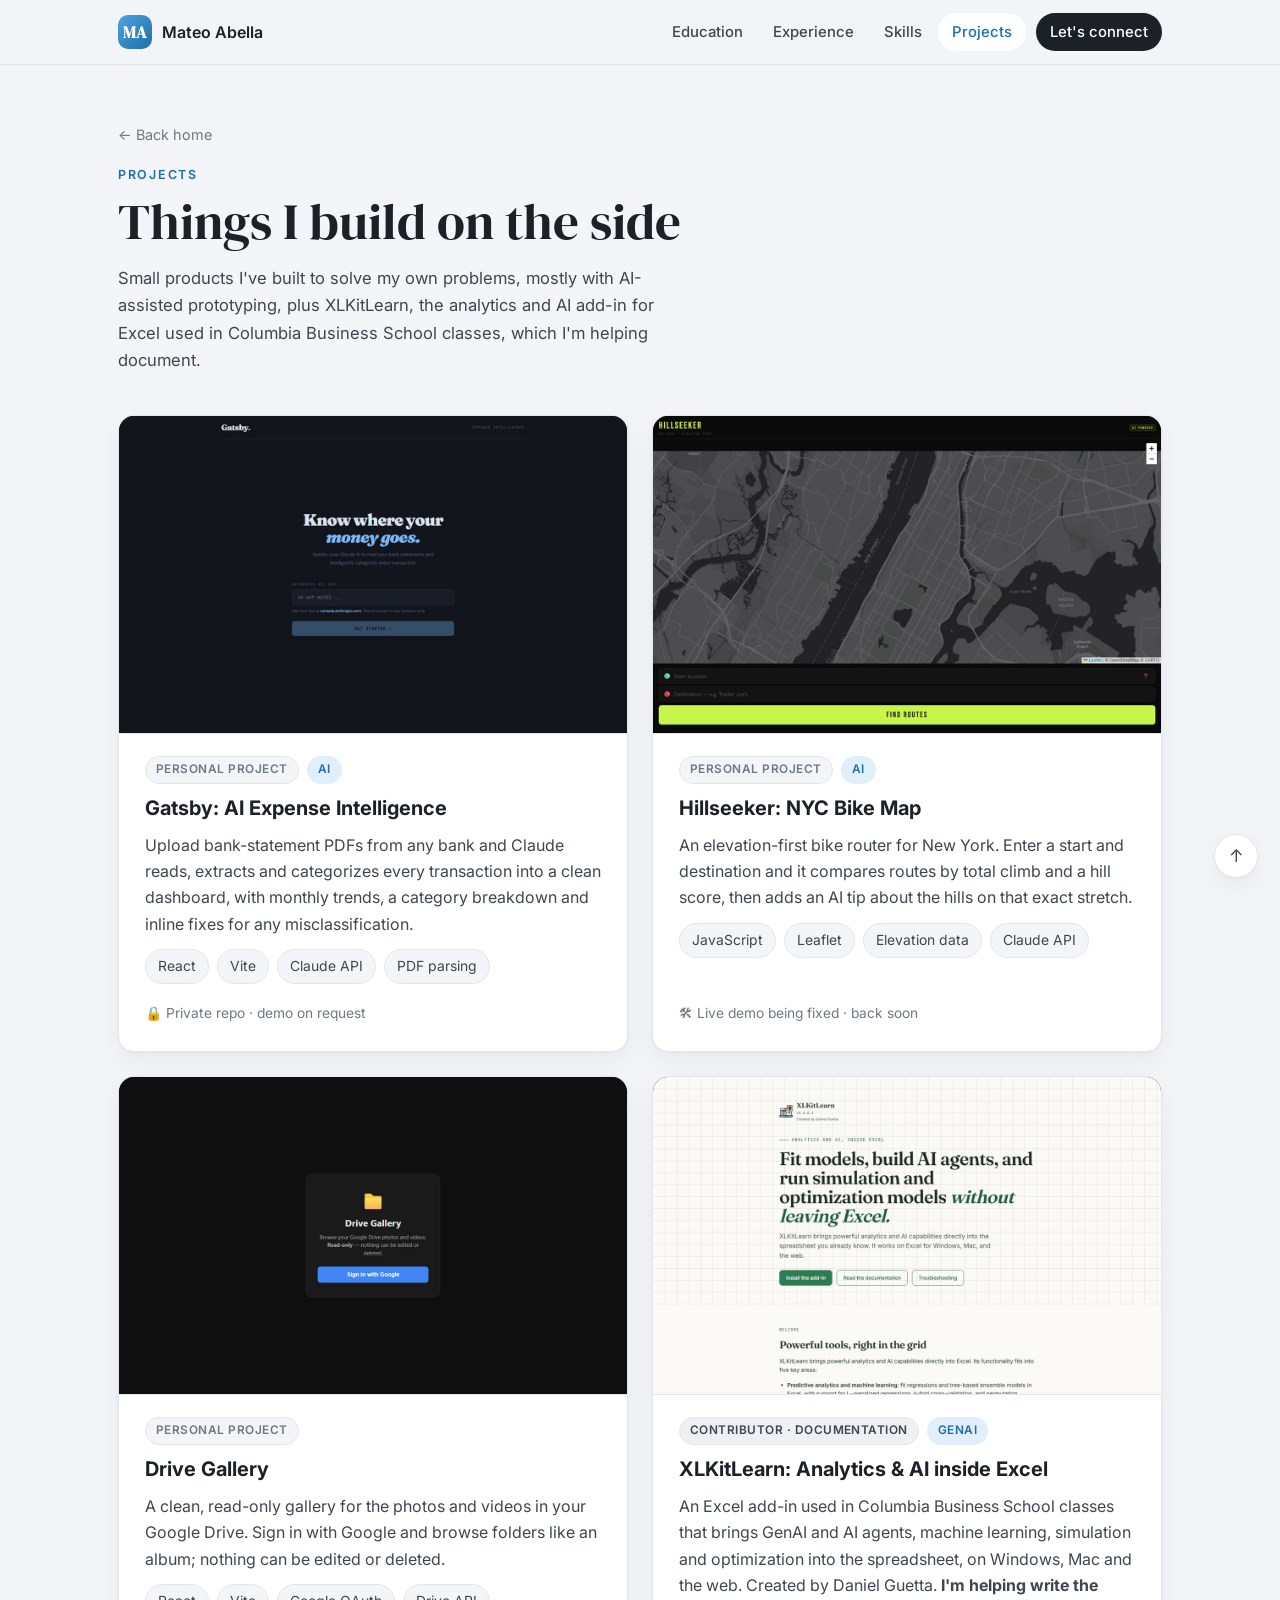
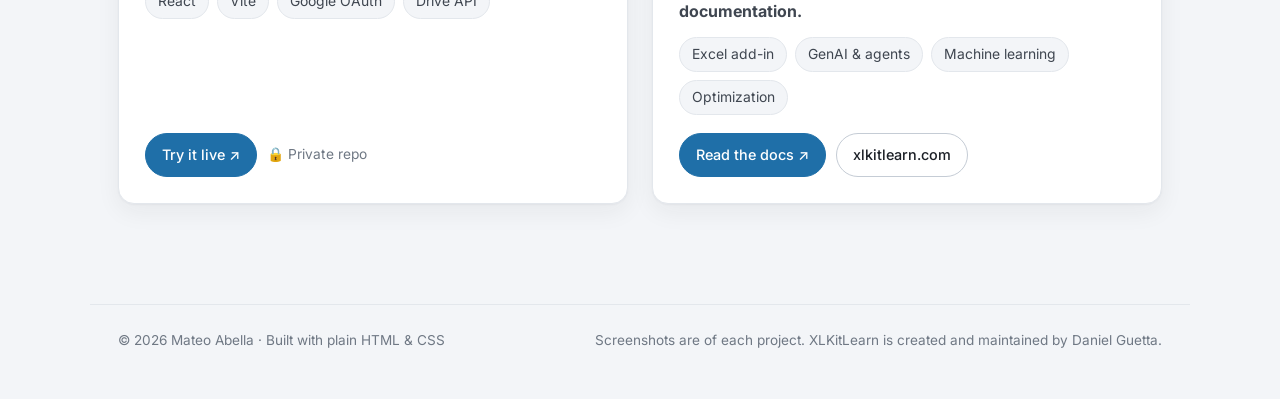
<file: projects.html>
<!DOCTYPE html>
<html lang="en">
<head>
  <meta charset="UTF-8">
  <meta name="viewport" content="width=device-width, initial-scale=1.0">
  <title>Projects · Mateo Abella</title>
  <meta name="description" content="Side projects by Mateo Abella: AI expense tracking, an elevation-first NYC bike map, a Google Drive gallery, and documentation for XLKitLearn, an analytics and AI add-in for Excel.">
  <link rel="preconnect" href="https://fonts.googleapis.com">
  <link rel="preconnect" href="https://fonts.gstatic.com" crossorigin>
  <link href="https://fonts.googleapis.com/css2?family=DM+Serif+Display&family=Inter:wght@400;500;600;700&display=swap" rel="stylesheet">
  <link rel="stylesheet" href="styles.css">
</head>
<body id="top">

  <!-- ================= NAV ================= -->
  <nav class="nav" aria-label="Main">
    <div class="wrap">
      <a class="brand" href="index.html"><span class="monogram">MA</span><span class="name">Mateo Abella</span></a>
      <ul>
        <li><a href="index.html#education">Education</a></li>
        <li><a href="index.html#experience">Experience</a></li>
        <li><a href="index.html#skills">Skills</a></li>
        <li><a href="projects.html" aria-current="page">Projects</a></li>
        <li><a class="cta" href="https://www.linkedin.com/in/mateoabella/" target="_blank" rel="noopener">Let's connect</a></li>
      </ul>
    </div>
  </nav>

  <main>
    <section class="page-head">
      <div class="wrap">
        <a class="back" href="index.html">← Back home</a>
        <div class="kicker">Projects</div>
        <h1>Things I build on the side</h1>
        <p class="lead">
          Small products I've built to solve my own problems, mostly with AI-assisted prototyping,
          plus XLKitLearn, the analytics and AI add-in for Excel used in Columbia Business School classes, which I'm helping document.
        </p>
      </div>
    </section>

    <section class="gallery-section">
      <div class="wrap">
        <div class="gallery">
          <!-- Gatsby -->
          <article class="card project" id="gatsby">
            <div class="shot"><img src="images/projects/gatsby.jpg" alt="Gatsby landing screen: Know where your money goes" loading="lazy" width="1200" height="750"></div>
            <div class="project-body">
              <div class="project-tags"><span class="tag">Personal project</span><span class="tag ai">AI</span></div>
              <h2>Gatsby: AI Expense Intelligence</h2>
              <p>Upload bank-statement PDFs from any bank and Claude reads, extracts and categorizes every transaction into a clean dashboard, with monthly trends, a category breakdown and inline fixes for any misclassification.</p>
              <div class="pills">
                <span class="pill">React</span><span class="pill">Vite</span><span class="pill">Claude API</span><span class="pill">PDF parsing</span>
              </div>
              <div class="project-links">
                <span class="note">🔒 Private repo · demo on request</span>
              </div>
            </div>
          </article>

          <!-- Hillseeker / Biker Map -->
          <article class="card project" id="biker-map">
            <div class="shot"><img src="images/projects/biker-map.jpg" alt="Hillseeker: dark map of New York City with route search" loading="lazy" width="1200" height="750"></div>
            <div class="project-body">
              <div class="project-tags"><span class="tag">Personal project</span><span class="tag ai">AI</span></div>
              <h2>Hillseeker: NYC Bike Map</h2>
              <p>An elevation-first bike router for New York. Enter a start and destination and it compares routes by total climb and a hill score, then adds an AI tip about the hills on that exact stretch.</p>
              <div class="pills">
                <span class="pill">JavaScript</span><span class="pill">Leaflet</span><span class="pill">Elevation data</span><span class="pill">Claude API</span>
              </div>
              <div class="project-links">
                <span class="note">🛠 Live demo being fixed · back soon</span>
              </div>
            </div>
          </article>

          <!-- Drive Gallery -->
          <article class="card project" id="drive-gallery">
            <div class="shot"><img src="images/projects/drive-gallery.jpg" alt="Drive Gallery sign-in screen" loading="lazy" width="1200" height="750"></div>
            <div class="project-body">
              <div class="project-tags"><span class="tag">Personal project</span></div>
              <h2>Drive Gallery</h2>
              <p>A clean, read-only gallery for the photos and videos in your Google Drive. Sign in with Google and browse folders like an album; nothing can be edited or deleted.</p>
              <div class="pills">
                <span class="pill">React</span><span class="pill">Vite</span><span class="pill">Google OAuth</span><span class="pill">Drive API</span>
              </div>
              <div class="project-links">
                <a class="btn primary" href="https://drive-gallery-ten.vercel.app" target="_blank" rel="noopener">Try it live ↗</a>
                <span class="note">🔒 Private repo</span>
              </div>
            </div>
          </article>
          <!-- XLKitLearn -->
          <article class="card project" id="xlkitlearn">
            <div class="shot"><img src="images/projects/xlkitlearn.jpg" alt="XLKitLearn home page: Fit models, build AI agents, and run simulation and optimization models without leaving Excel" loading="lazy" width="1200" height="750"></div>
            <div class="project-body">
              <div class="project-tags"><span class="tag contrib">Contributor · Documentation</span><span class="tag ai">GenAI</span></div>
              <h2>XLKitLearn: Analytics &amp; AI inside Excel</h2>
              <p>An Excel add-in used in Columbia Business School classes that brings GenAI and AI agents, machine learning, simulation and optimization into the spreadsheet, on Windows, Mac and the web. Created by Daniel Guetta. <strong>I'm helping write the documentation.</strong></p>
              <div class="pills">
                <span class="pill">Excel add-in</span><span class="pill">GenAI &amp; agents</span><span class="pill">Machine learning</span><span class="pill">Optimization</span>
              </div>
              <div class="project-links">
                <a class="btn primary" href="https://xlkitlearn.com/docs.html" target="_blank" rel="noopener">Read the docs ↗</a>
                <a class="btn" href="https://xlkitlearn.com/" target="_blank" rel="noopener">xlkitlearn.com</a>
              </div>
            </div>
          </article>
        </div>
      </div>
    </section>
  </main>

  <footer>
    <div class="wrap">
      <span>© 2026 Mateo Abella · Built with plain HTML &amp; CSS</span>
      <span class="credits">Screenshots are of each project. XLKitLearn is created and maintained by Daniel Guetta.</span>
    </div>
  </footer>

  <a class="to-top" href="#top" aria-label="Back to top">↑</a>
</body>
</html>
</file>
<file: styles.css>
/* =========================================================
   Mateo Abella: personal site
   Palette: cool greys + light blue
   ========================================================= */
:root {
  --bg: #f3f5f8;
  --surface: #ffffff;
  --line: #e3e7ec;
  --grey-300: #c5ccd5;
  --grey-500: #6f7884;
  --grey-700: #3f4650;
  --ink: #1c2027;
  --blue-50: #f0f7fd;
  --blue-100: #e0effa;
  --blue-300: #9fcdee;
  --blue-500: #4ea3de;
  --blue-700: #1f6fa8;
  --radius: 16px;
  --shadow: 0 1px 2px rgba(28, 32, 39, .04), 0 8px 24px rgba(28, 32, 39, .06);
  --max: 1100px;
  --serif: "DM Serif Display", Georgia, serif;
  --sans: "Inter", system-ui, -apple-system, "Segoe UI", Roboto, sans-serif;
}

* { box-sizing: border-box; }
html { scroll-behavior: smooth; scroll-padding-top: 80px; }
body {
  margin: 0;
  font-family: var(--sans);
  font-size: 16px;
  color: var(--grey-700);
  background: var(--bg);
  line-height: 1.65;
  -webkit-font-smoothing: antialiased;
}
img { max-width: 100%; display: block; }
a { color: var(--blue-700); text-decoration: none; }
a:hover { text-decoration: underline; }
h1, h2, h3, h4 { color: var(--ink); line-height: 1.2; margin: 0; }
.wrap { max-width: var(--max); margin: 0 auto; padding: 0 28px; }

/* ---------- Nav ---------- */
.nav {
  position: sticky; top: 0; z-index: 20;
  background: rgba(243, 245, 248, .85);
  backdrop-filter: saturate(1.4) blur(10px);
  border-bottom: 1px solid var(--line);
}
.nav .wrap { display: flex; align-items: center; justify-content: space-between; height: 64px; }
.brand { display: flex; align-items: center; gap: 10px; font-weight: 600; color: var(--ink); }
.brand:hover { text-decoration: none; }
.monogram {
  width: 34px; height: 34px; border-radius: 10px;
  display: grid; place-items: center;
  background: linear-gradient(135deg, var(--blue-500), var(--blue-700));
  color: #fff; font-family: var(--serif); font-size: 1rem; letter-spacing: .02em;
}
.nav ul { list-style: none; display: flex; align-items: center; gap: 2px; margin: 0; padding: 0; }
.nav ul a {
  display: block; padding: 7px 14px; border-radius: 999px;
  color: var(--grey-700); font-size: .93rem; font-weight: 500;
}
.nav ul a:hover { background: var(--surface); color: var(--blue-700); text-decoration: none; }
.nav ul a.cta { background: var(--ink); color: #fff; margin-left: 8px; }
.nav ul a.cta:hover { background: var(--blue-700); color: #fff; }

/* ---------- Hero ---------- */
/* Hero fills exactly one screen (minus the 64px nav) */
.hero {
  min-height: calc(100vh - 64px);
  min-height: calc(100svh - 64px);
  display: flex; flex-direction: column; justify-content: center;
  padding: 24px 0;
}
.hero-grid { display: grid; grid-template-columns: 1.5fr 1fr; gap: 48px; align-items: center; }
.eyebrow {
  display: inline-flex; align-items: center; gap: 8px;
  padding: 5px 12px; border-radius: 999px;
  background: var(--blue-100); color: var(--blue-700);
  font-size: .82rem; font-weight: 600; letter-spacing: .02em;
}
.eyebrow::before { content: ""; width: 7px; height: 7px; border-radius: 50%; background: var(--blue-500); }
.hero h1 {
  font-family: var(--serif); font-weight: 400;
  font-size: clamp(2.3rem, 4.4vw, 3.4rem); letter-spacing: -.01em;
  margin: 12px 0 0;
}
.hero h1 span { color: var(--blue-700); }
.lead { font-size: 1.04rem; max-width: 560px; margin: 12px 0 20px; color: var(--grey-700); }
.links { display: flex; flex-wrap: wrap; gap: 10px; align-items: center; }
.btn {
  display: inline-flex; align-items: center; gap: 8px;
  padding: 11px 20px; border-radius: 999px;
  border: 1px solid var(--grey-300); background: var(--surface);
  color: var(--ink); font-weight: 500; font-size: .95rem;
  transition: border-color .15s, background .15s, color .15s;
}
.btn:hover { text-decoration: none; border-color: var(--blue-500); color: var(--blue-700); }
.btn.primary { background: var(--blue-700); border-color: var(--blue-700); color: #fff; }
.btn.primary:hover { background: var(--ink); border-color: var(--ink); color: #fff; }
.btn svg { width: 16px; height: 16px; fill: currentColor; }
.location { color: var(--grey-500); font-size: .92rem; margin-left: 6px; }

.hero-photo { position: relative; justify-self: center; }
.hero-photo figure {
  margin: 0; border-radius: 20px; overflow: hidden;
  box-shadow: var(--shadow); aspect-ratio: 4 / 4.4;
  height: clamp(240px, 42vh, 380px); width: auto;
}
.hero-photo figure img { width: 100%; height: 100%; object-fit: cover; filter: saturate(.85); }
.hero-photo figure::after {
  content: ""; position: absolute; inset: 0; border-radius: 20px;
  background: linear-gradient(180deg, rgba(31, 111, 168, 0) 60%, rgba(28, 32, 39, .35));
}
.photo-caption {
  position: absolute; left: 22px; bottom: 20px; z-index: 2; color: #fff;
  font-size: .9rem; line-height: 1.4;
}
.photo-caption strong { display: block; font-size: 1.05rem; }
.float-card {
  position: absolute; z-index: 3; bottom: 18px; left: -40px;
  background: var(--surface); border-radius: 12px; padding: 10px 14px;
  box-shadow: var(--shadow); display: flex; align-items: center; gap: 10px;
  line-height: 1.35; white-space: nowrap;
}
.float-card img { height: 30px; width: auto; max-width: 72px; object-fit: contain; }
.float-card strong { display: block; color: var(--ink); font-size: .85rem; }
.float-card span { font-size: .76rem; color: var(--grey-500); }

/* Stats */
.stats {
  display: grid; grid-template-columns: repeat(5, 1fr);
  margin-top: 28px; background: var(--surface);
  border: 1px solid var(--line); border-radius: 14px; box-shadow: var(--shadow);
}
.stat { padding: 12px 18px; }
.stat + .stat { border-left: 1px solid var(--line); }
.stat b { display: block; font-family: var(--serif); font-weight: 400; font-size: 1.45rem; color: var(--ink); line-height: 1.15; }
.stat span { display: block; font-size: .78rem; line-height: 1.4; color: var(--grey-500); }

/* Logo strip */
.logo-strip { padding: 20px 0 0; }
.logo-strip p {
  text-align: center; font-size: .7rem; letter-spacing: .14em;
  text-transform: uppercase; color: var(--grey-500); margin: 0 0 10px;
}
.logos { display: flex; flex-wrap: wrap; justify-content: center; align-items: center; gap: 10px 36px; }
.logos a { display: block; opacity: .55; filter: grayscale(1); transition: opacity .2s, filter .2s; }
.logos a:hover { opacity: 1; filter: none; }
/* multiply drops the white box behind logos like Mercado Libre's */
.logos img { height: 20px; width: auto; mix-blend-mode: multiply; }
/* Balance visual weight: stacked logos need more height than bold wordmarks */
.logos a.stack img { height: 28px; }
.logos a.tall img { height: 30px; }
.logos a.bold img { height: 16px; }

/* ---------- Sections ---------- */
section { padding: 72px 0; }
.section-head { display: flex; align-items: end; justify-content: space-between; gap: 20px; margin-bottom: 28px; flex-wrap: wrap; }
.kicker { font-size: .78rem; letter-spacing: .14em; text-transform: uppercase; color: var(--blue-700); font-weight: 600; }
.section-head h2 { font-family: var(--serif); font-weight: 400; font-size: clamp(2rem, 4vw, 2.6rem); margin-top: 6px; }

.card {
  background: var(--surface); border: 1px solid var(--line);
  border-radius: var(--radius); box-shadow: var(--shadow);
}
.meta { color: var(--grey-500); font-size: .88rem; }

/* Education */
.edu-grid { display: grid; grid-template-columns: 1.4fr 1fr; gap: 20px; }
.edu { overflow: hidden; display: flex; flex-direction: column; }
.edu-banner { height: 170px; position: relative; overflow: hidden; }
.edu-banner img { width: 100%; height: 100%; object-fit: cover; object-position: center 40%; }
.edu-banner::after { content: ""; position: absolute; inset: 0; background: linear-gradient(90deg, rgba(31,111,168,.35), rgba(28,32,39,.1)); }
.edu-banner.plain { background: linear-gradient(135deg, var(--blue-100), #dfe4ea); display: grid; place-items: center; }
.edu-banner.plain::after { display: none; }
.edu-banner.plain img { width: auto; height: 96px; object-fit: contain; mix-blend-mode: multiply; }
.edu-body { padding: 22px 26px 26px; position: relative; }
.edu-logo {
  position: absolute; top: -30px; left: 24px;
  width: 120px; height: 60px; border-radius: 14px; background: #fff;
  box-shadow: var(--shadow); padding: 8px 12px; display: grid; place-items: center;
}
.edu-logo img { max-height: 100%; object-fit: contain; }
.edu h3 { font-size: 1.2rem; margin-top: 30px; }
.edu .degree { margin: 4px 0 0; color: var(--ink); font-weight: 500; }
.edu .meta { margin-top: 2px; }

/* Experience */
.exp-layout { display: grid; grid-template-columns: 220px 1fr; gap: 36px; align-items: start; }
.exp-index { position: sticky; top: 92px; display: flex; flex-direction: column; gap: 4px; }
.exp-index a {
  display: flex; align-items: center; justify-content: space-between;
  padding: 10px 14px; border-radius: 10px; color: var(--grey-700); font-weight: 500; font-size: .94rem;
  border: 1px solid transparent;
}
.exp-index a:hover { background: var(--surface); border-color: var(--line); color: var(--blue-700); text-decoration: none; }
.exp-index a span { color: var(--grey-500); font-size: .8rem; font-weight: 400; }

.timeline { position: relative; display: flex; flex-direction: column; gap: 22px; }
.job { padding: 26px 28px; }
.job-head { display: grid; grid-template-columns: 112px 1fr auto; gap: 18px; align-items: center; }
.job-logo {
  width: 112px; height: 56px; border-radius: 14px; background: #fff;
  border: 1px solid var(--line); display: grid; place-items: center; padding: 10px 12px; overflow: hidden;
}
.job-logo img { max-height: 100%; object-fit: contain; }
.job-logo.mono { background: linear-gradient(135deg, var(--blue-300), var(--blue-700)); border: 0; color: #fff; font-family: var(--serif); font-size: 1.6rem; }
.job-head h3 { font-size: 1.2rem; }
.tagline { margin: 2px 0 0; color: var(--grey-500); font-size: .92rem; }
.years {
  align-self: start; padding: 4px 12px; border-radius: 999px;
  background: var(--blue-50); color: var(--blue-700); font-size: .82rem; font-weight: 600; white-space: nowrap;
}

.role { margin-top: 22px; padding-left: 18px; border-left: 2px solid var(--blue-100); }
.role h4 { font-size: 1rem; font-weight: 600; }
.role h4 + h4 { margin-top: 2px; }
.role h4 .meta { font-weight: 400; margin-left: 6px; }
ul.points { margin: 10px 0 0; padding-left: 18px; }
ul.points li { margin-bottom: 7px; }
ul.points li::marker { color: var(--blue-500); }
.m { background: var(--blue-100); color: var(--ink); padding: 0 4px; border-radius: 4px; font-weight: 500; }

/* Photo band */
.band {
  position: relative; min-height: 340px; display: grid; align-items: end;
  background: url("https://upload.wikimedia.org/wikipedia/commons/thumb/1/1e/Puerto_Madero%2C_Buenos_Aires_%2840689219792%29_%28cropped%29.jpg/1920px-Puerto_Madero%2C_Buenos_Aires_%2840689219792%29_%28cropped%29.jpg") center / cover no-repeat;
  padding: 0;
}
.band::before { content: ""; position: absolute; inset: 0; background: linear-gradient(90deg, rgba(28,32,39,.82), rgba(31,111,168,.35)); }
.band .wrap { position: relative; padding-top: 72px; padding-bottom: 56px; color: #fff; }
.band blockquote { margin: 0; max-width: 640px; font-family: var(--serif); font-size: clamp(1.6rem, 3.4vw, 2.3rem); line-height: 1.25; }
.band p { margin: 14px 0 0; color: rgba(255,255,255,.8); font-size: .95rem; }

/* Skills */
.skills-grid { display: grid; grid-template-columns: 1fr 1.5fr 1.3fr; gap: 20px; }
.skill { padding: 24px 26px; }
.skill h3 { font-size: 1rem; margin-bottom: 14px; display: flex; align-items: center; gap: 10px; }
.skill h3 i {
  width: 30px; height: 30px; border-radius: 9px; background: var(--blue-100); color: var(--blue-700);
  display: grid; place-items: center; font-style: normal; font-size: .9rem;
}
.pills { display: flex; flex-wrap: wrap; gap: 8px; }
.pill {
  padding: 5px 12px; border-radius: 999px; background: var(--bg);
  border: 1px solid var(--line); font-size: .87rem; color: var(--grey-700);
}

/* Contact CTA */
.cta-card {
  margin-top: 56px; padding: 36px 40px; display: flex; align-items: center; justify-content: space-between; gap: 24px; flex-wrap: wrap;
  background: linear-gradient(135deg, var(--ink), #2b3644);
  border-radius: 24px; color: #fff;
}
.cta-card h3 { color: #fff; font-family: var(--serif); font-weight: 400; font-size: 1.8rem; }
.cta-card p { margin: 4px 0 0; color: rgba(255,255,255,.7); }
.cta-card .btn { border-color: rgba(255,255,255,.25); background: transparent; color: #fff; }
.cta-card .btn:hover { border-color: var(--blue-300); color: var(--blue-300); }
.cta-card .btn.primary { background: var(--blue-500); border-color: var(--blue-500); }
.cta-card .btn.primary:hover { background: #fff; color: var(--ink); }

/* ---------- Projects teaser (home) ---------- */
.teasers { display: grid; grid-template-columns: repeat(4, 1fr); gap: 18px; }
.teaser { overflow: hidden; color: var(--grey-700); transition: transform .15s, border-color .15s; }
.teaser:hover { transform: translateY(-3px); border-color: var(--blue-300); text-decoration: none; }
.teaser img { width: 100%; height: auto; aspect-ratio: 16 / 10; object-fit: cover; object-position: top; border-bottom: 1px solid var(--line); }
.teaser div { padding: 14px 16px 16px; }
.teaser strong { display: block; color: var(--ink); }
.teaser span { font-size: .86rem; color: var(--grey-500); }

/* ---------- Projects page ---------- */
.nav ul a[aria-current="page"] { background: var(--surface); color: var(--blue-700); }
.page-head { padding: 56px 0 8px; }
.page-head h1 { font-family: var(--serif); font-weight: 400; font-size: clamp(2.2rem, 4.6vw, 3.2rem); margin-top: 6px; }
.page-head .lead { margin-bottom: 0; }
.back { display: inline-block; font-size: .9rem; margin-bottom: 18px; color: var(--grey-500); }
.back:hover { color: var(--blue-700); }
.gallery-section { padding-top: 32px; }
.gallery { display: grid; grid-template-columns: repeat(2, 1fr); gap: 24px; }
.project { overflow: hidden; display: flex; flex-direction: column; transition: transform .15s, border-color .15s; }
.project:hover { transform: translateY(-3px); border-color: var(--blue-300); }
.shot { background: var(--ink); border-bottom: 1px solid var(--line); }
.shot img { width: 100%; height: auto; aspect-ratio: 16 / 10; object-fit: cover; object-position: top; }
.project-body { padding: 22px 26px 26px; display: flex; flex-direction: column; gap: 12px; flex: 1; }
.project-body h2 { font-size: 1.25rem; }
.project-body p { margin: 0; }
.project-tags { display: flex; gap: 8px; flex-wrap: wrap; }
.tag { font-size: .74rem; font-weight: 600; letter-spacing: .04em; text-transform: uppercase; padding: 3px 10px; border-radius: 999px; background: var(--bg); color: var(--grey-500); border: 1px solid var(--line); }
.tag.ai { background: var(--blue-100); color: var(--blue-700); border-color: transparent; }
.tag.contrib { background: #eef0f3; color: var(--grey-700); }
.project-links { margin-top: auto; padding-top: 6px; display: flex; flex-wrap: wrap; gap: 10px; align-items: center; }
.project-links .btn { padding: 9px 16px; font-size: .9rem; }
.note { font-size: .86rem; color: var(--grey-500); }

/* ---------- Footer ---------- */
footer { padding: 28px 0 48px; color: var(--grey-500); font-size: .85rem; }
footer .wrap { display: flex; flex-wrap: wrap; justify-content: space-between; gap: 10px 24px; border-top: 1px solid var(--line); padding-top: 24px; }
footer .credits a { color: var(--grey-500); text-decoration: underline; text-decoration-color: var(--grey-300); }

.to-top {
  position: fixed; right: 22px; bottom: 22px; z-index: 30;
  width: 44px; height: 44px; border-radius: 50%;
  display: grid; place-items: center;
  background: var(--surface); border: 1px solid var(--line); box-shadow: var(--shadow);
  color: var(--grey-700); font-size: 1.1rem;
}
.to-top:hover { color: var(--blue-700); text-decoration: none; }

/* ---------- Responsive ---------- */
@media (max-width: 900px) {
  .hero-grid, .edu-grid, .exp-layout, .skills-grid { grid-template-columns: 1fr; }
  .hero-photo { max-width: 460px; }
  .float-card { left: 16px; }
  .stats { grid-template-columns: repeat(2, 1fr); }
  .stat:nth-child(odd) { border-left: 0; }
  .stat:nth-child(n+3) { border-top: 1px solid var(--line); }
  .stat:last-child { grid-column: 1 / -1; }
  .exp-index { position: static; flex-direction: row; flex-wrap: wrap; }
  .exp-index a span { display: none; }
  .teasers { grid-template-columns: repeat(2, 1fr); }
  .gallery { grid-template-columns: 1fr; }
}
@media (max-width: 600px) {
  .wrap { padding: 0 18px; }
  .nav .brand span.name, .nav ul a.cta { display: none; }
  .job { padding: 22px 20px; }
  .job-head { grid-template-columns: 88px 1fr; }
  .job-logo { width: 88px; height: 48px; }
  .years { grid-column: 2; justify-self: start; }
  .cta-card { padding: 28px 24px; }
}
</file>
